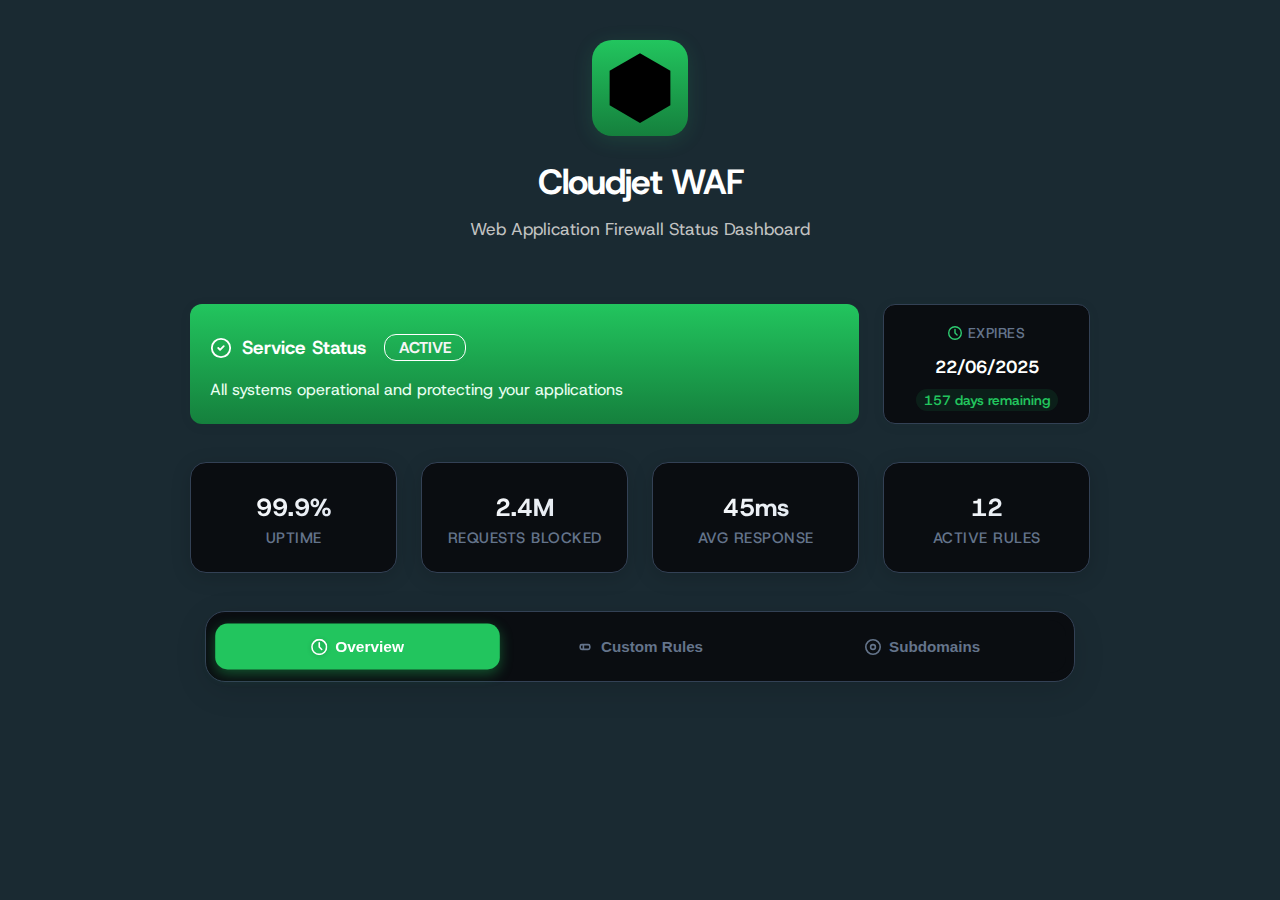
<file: index.html>
<!DOCTYPE html>
<html lang="en">
<head>
  <link rel="preconnect" href="https://fonts.googleapis.com">
<link rel="preconnect" href="https://fonts.gstatic.com" crossorigin>
<link href="https://fonts.googleapis.com/css2?family=Host+Grotesk:ital,wght@0,300;1,300&display=swap" rel="stylesheet">
  <meta charset="UTF-8">
  <title>Cloudjet WAF Status Dashboard</title>
  <meta name="viewport" content="width=device-width, initial-scale=1.0">
  <link href="https://fonts.googleapis.com/css?family=Inter:400,600,700&display=swap" rel="stylesheet">
<link rel="stylesheet" href="./public/style.css">
  <link rel="stylesheet" href="./public/media.css">
</head>
<body>
  <div class="dashboard-container">
    <div class="dashboard-header">
      <div class="icon">
        <svg class="svg-icon svg-icon-on-dark" xmlns="http://www.w3.org/2000/svg" xmlns:xlink="http://www.w3.org/1999/xlink" x="0px" y="0px" width="80px" height="80px" viewBox="0 0 64 64" style="enable-background:new 0 0 64 64;" xml:space="preserve">
          <line class="svg-icon-outline-s" x1="32" y1="1.5" x2="32" y2="8.4"></line>
          <polygon class="svg-icon-prime svg-icon-stroke" points="17,23 32,31.7 47,23 47,16.9 17,16.9"></polygon>
          <polygon class="svg-icon-prime-l svg-icon-stroke" points="32,25.2 17,16.6 32,7.9 47,16.6"></polygon>
          <line class="svg-icon-outline-s" x1="32" y1="32.7" x2="32" y2="62.5"></line>
          <polyline class="svg-icon-outline-s" points="58.5,16.9 32,32.2 5.5,16.9"></polyline>
          <polygon class="svg-icon-outline-s" points="32,63 5,47.4 5,16.6 32,1 59,16.6 59,47.4"></polygon>
      </svg>
      </div>
      <div class="dashboard-title">Cloudjet WAF</div>
      <div class="dashboard-subtitle">Web Application Firewall Status Dashboard</div>
    </div>
    <div class="status-row">
      <div class="status-card">
        <div class="status-title">
          <svg viewBox="0 0 24 24" fill="none"><circle cx="12" cy="12" r="10" stroke="#fff" stroke-width="2"/><path d="M9 12l2 2 4-4" stroke="#fff" stroke-width="2" stroke-linecap="round" stroke-linejoin="round"/></svg>
          Service Status
          <span class="status-pill">ACTIVE</span>
        </div>
        <div class="status-desc">All systems operational and protecting your applications</div>
      </div>
      <div class="expiry-card">
        <div class="expiry-title">
          <svg viewBox="0 0 20 20" fill="none"><circle cx="10" cy="10" r="9" stroke="#2ecc71" stroke-width="2"/><path d="M10 5v5l3 3" stroke="#2ecc71" stroke-width="2" stroke-linecap="round"/></svg>
          Expires
        </div>
        <div class="expiry-date">22/06/2025</div>
        <div class="expiry-remaining">157 days remaining</div>
      </div>
    </div>
    <div class="stats-row">
      <div class="stat-card">
        <div class="stat-value">99.9%</div>
        <div class="stat-label">Uptime</div>
      </div>
      <div class="stat-card">
        <div class="stat-value">2.4M</div>
        <div class="stat-label">Requests Blocked</div>
      </div>
      <div class="stat-card">
        <div class="stat-value">45ms</div>
        <div class="stat-label">Avg Response</div>
      </div>
      <div class="stat-card">
        <div class="stat-value">12</div>
        <div class="stat-label">Active Rules</div>
      </div>
    </div>
    <div class="tabs-section">
      <div class="tabs">
        <button class="tab active" onclick="switchTab(this)">
          <svg viewBox="0 0 20 20" fill="none"><circle cx="10" cy="10" r="9" stroke="#ffffff" stroke-width="2"/><path d="M10 5v5l3 3" stroke="#ffffff" stroke-width="2" stroke-linecap="round"/></svg>
          Overview
        </button>
        <button class="tab" onclick="switchTab(this)">
          <svg viewBox="0 0 20 20" fill="none"><rect x="4" y="7" width="12" height="6" rx="2" stroke="#64748b" stroke-width="2"/><path d="M8 7v6" stroke="#64748b" stroke-width="2"/></svg>
          Custom Rules
        </button>
        <button class="tab" onclick="switchTab(this)">
          <svg viewBox="0 0 20 20" fill="none"><circle cx="10" cy="10" r="9" stroke="#64748b" stroke-width="2"/><circle cx="10" cy="10" r="3" stroke="#64748b" stroke-width="2"/></svg>
          Subdomains
        </button>
      </div>
    </div>
  </div>
  <script src="./app.js"></script>
</body>
</html>
</file>
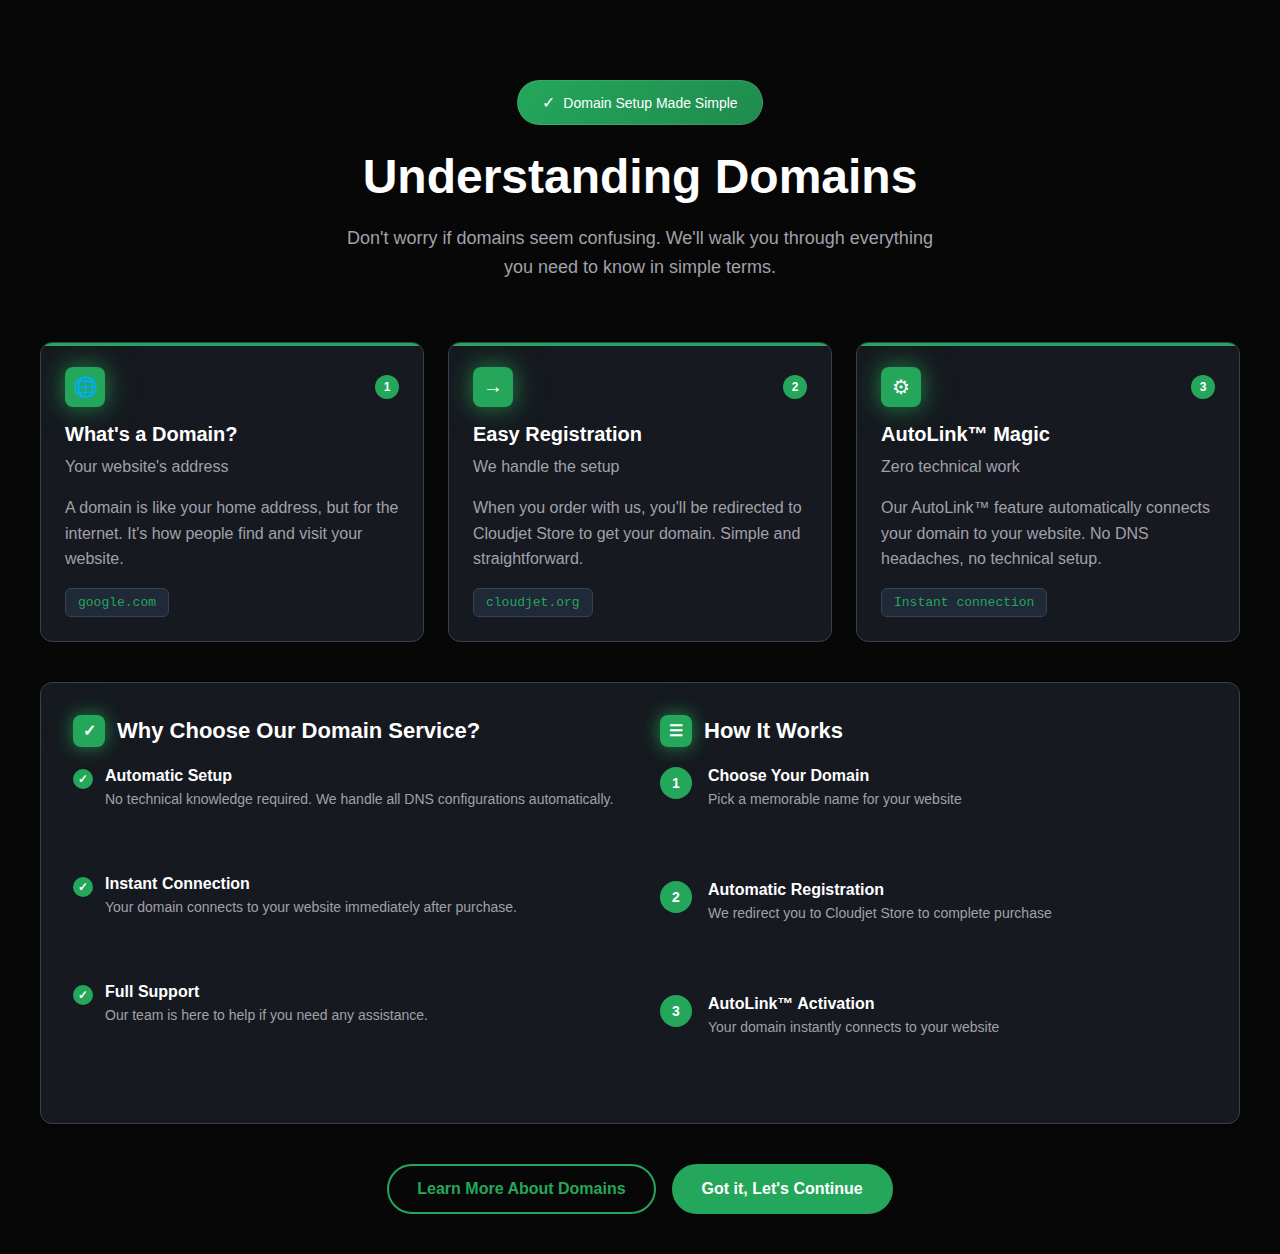
<file: CloudJett cPanal/index.html>
<!DOCTYPE html>
<html lang="en">
  <head>
    <meta charset="UTF-8" />
    <meta name="viewport" content="width=device-width, initial-scale=1.0" />
    <title>Domain Setup Made Simple</title>
    <style>
      * {
        margin: 0;
        padding: 0;
        box-sizing: border-box;
      }

      body {
        font-family: -apple-system, BlinkMacSystemFont, "Segoe UI", Roboto,
          sans-serif;
        background: #070707;
        color: #1e293b;
        min-height: 100vh;
        padding: 80px 20px 40px 20px;
      }

      .cloudjet-domain-setup-container {
        max-width: 1200px;
        margin: 0 auto;
      }

      .cloudjet-domain-setup-hero {
        text-align: center;
        margin-bottom: 60px;
      }

      .cloudjet-domain-setup-badge {
        display: inline-flex;
        align-items: center;
        gap: 8px;
        background: linear-gradient(135deg, #24a75b 0%, #1f8b4d 100%);
        color: white;
        padding: 12px 24px;
        border-radius: 25px;
        font-size: 14px;
        font-weight: 500;
        margin-bottom: 24px;
        border: 1px solid rgba(255, 255, 255, 0.1);
      }

      .cloudjet-domain-setup-badge::before {
        content: "✓";
        font-size: 16px;
        color: white;
      }

      .cloudjet-domain-setup-title {
        font-size: 48px;
        font-weight: 700;
        margin-bottom: 20px;
        color: #ffffff;
      }

      .cloudjet-domain-setup-subtitle {
        font-size: 18px;
        color: #a1a1aa;
        max-width: 600px;
        margin: 0 auto;
        line-height: 1.6;
      }

      .cloudjet-domain-setup-grid {
        display: grid;
        grid-template-columns: repeat(auto-fit, minmax(300px, 1fr));
        gap: 24px;
        margin-bottom: 40px;
        justify-items: center;
        place-items: center;
      }

      .cloudjet-domain-setup-card {
        background: #16191f;
        border: 1px solid #374151;
        border-radius: 12px;
        padding: 24px;
        transition: all 0.3s ease;
        position: relative;
        overflow: hidden;
        box-shadow: 0 1px 3px rgba(0, 0, 0, 0.3);
        width: 100%;
        max-width: 400px;
      }

      .cloudjet-domain-setup-card:hover {
        transform: translateY(-4px);
        border-color: #24a75b;
        box-shadow: 0 10px 25px rgba(0, 0, 0, 0.2);
      }

      .cloudjet-domain-setup-card::before {
        content: "";
        position: absolute;
        top: 0;
        left: 0;
        right: 0;
        height: 3px;
        background: #24a75b;
      }

      .cloudjet-domain-setup-card-header {
        display: flex;
        align-items: center;
        gap: 12px;
        margin-bottom: 16px;
      }

      .cloudjet-domain-setup-card-icon {
        width: 40px;
        height: 40px;
        border-radius: 8px;
        display: flex;
        align-items: center;
        justify-content: center;
        font-size: 20px;
        color: white;
        box-shadow: 0 0 20px rgba(36, 167, 91, 0.6),
          0 0 40px rgba(36, 167, 91, 0.3);
        background: #24a75b;
      }

      .cloudjet-domain-setup-card-number {
        background: #24a75b;
        color: white;
        width: 24px;
        height: 24px;
        border-radius: 50%;
        display: flex;
        align-items: center;
        justify-content: center;
        font-size: 12px;
        font-weight: 600;
        margin-left: auto;
      }

      .cloudjet-domain-setup-card-title {
        font-size: 20px;
        font-weight: 600;
        margin-bottom: 8px;
        color: #ffffff;
      }

      .cloudjet-domain-setup-card-description {
        color: #a1a1aa;
        line-height: 1.6;
        margin-bottom: 16px;
      }

      .cloudjet-domain-setup-card-example {
        display: inline-block;
        background: #1f2937;
        padding: 6px 12px;
        border-radius: 6px;
        font-family: "Courier New", monospace;
        font-size: 13px;
        color: #24a75b;
        border: 1px solid #374151;
      }

      .cloudjet-domain-setup-panel {
        background: #16191f;
        border: 1px solid #374151;
        border-radius: 12px;
        padding: 32px;
        box-shadow: 0 1px 3px rgba(0, 0, 0, 0.3);
        display: grid;
        grid-template-columns: 1fr 1fr;
        gap: 40px;
      }

      .cloudjet-domain-setup-panel-title {
        font-size: 22px;
        font-weight: 600;
        margin-bottom: 20px;
        display: flex;
        align-items: center;
        gap: 12px;
        color: #ffffff;
      }

      .cloudjet-domain-setup-panel-icon {
        width: 32px;
        height: 32px;
        border-radius: 8px;
        display: flex;
        align-items: center;
        justify-content: center;
        font-size: 16px;
        box-shadow: 0 0 15px rgba(36, 167, 91, 0.6),
          0 0 30px rgba(36, 167, 91, 0.3);
        background: #24a75b;
      }

      .cloudjet-domain-setup-benefits {
        list-style: none;
        margin-bottom: 20px;
      }

      .cloudjet-domain-setup-benefit {
        display: flex;
        align-items: flex-start;
        gap: 12px;
        margin-bottom: 24px;
        min-height: 84px;
      }

      .cloudjet-domain-setup-benefit::before {
        content: "✓";
        color: white;
        font-weight: bold;
        background: #24a75b;
        width: 20px;
        height: 20px;
        border-radius: 50%;
        display: flex;
        align-items: center;
        justify-content: center;
        font-size: 12px;
        flex-shrink: 0;
        margin-top: 2px;
      }

      .cloudjet-domain-setup-benefit-title {
        font-weight: 600;
        margin-bottom: 4px;
        color: #ffffff;
      }

      .cloudjet-domain-setup-benefit-description {
        color: #a1a1aa;
        font-size: 14px;
        line-height: 1.5;
      }

      .cloudjet-domain-setup-steps {
        list-style: none;
      }

      .cloudjet-domain-setup-step:not(:last-child) {
        margin-bottom: 30px;
      }

      .cloudjet-domain-setup-step {
        display: flex;
        align-items: flex-start;
        gap: 16px;
        min-height: 84px;
      }

      .cloudjet-domain-setup-step-number {
        background: #24a75b;
        color: white;
        width: 32px;
        height: 32px;
        border-radius: 50%;
        display: flex;
        align-items: center;
        justify-content: center;
        font-size: 14px;
        font-weight: 600;
        flex-shrink: 0;
      }

      .cloudjet-domain-setup-step-content {
        flex: 1;
      }

      .cloudjet-domain-setup-step-title {
        font-weight: 600;
        margin-bottom: 4px;
        color: #ffffff;
      }

      .cloudjet-domain-setup-step-description {
        color: #a1a1aa;
        font-size: 14px;
        line-height: 1.5;
      }

      .cloudjet-domain-setup-buttons {
        display: flex;
        gap: 16px;
        justify-content: center;
        margin-top: 40px;
      }

      .cloudjet-domain-setup-button {
        padding: 14px 28px;
        border-radius: 25px;
        font-weight: 600;
        text-decoration: none;
        transition: all 0.3s ease;
        cursor: pointer;
        border: 2px solid;
        font-size: 16px;
      }

      .cloudjet-domain-setup-button-primary {
        background: #24a75b;
        color: white;
        border-color: #24a75b;
      }

      .cloudjet-domain-setup-button-primary:hover {
        background: #1f8b4d;
        border-color: #1f8b4d;
        transform: translateY(-2px);
        box-shadow: 0 10px 20px rgba(36, 167, 91, 0.3);
      }

      .cloudjet-domain-setup-button-secondary {
        background: transparent;
        color: #24a75b;
        border-color: #24a75b;
      }

      .cloudjet-domain-setup-button-secondary:hover {
        background: rgba(36, 167, 91, 0.1);
        transform: translateY(-2px);
        box-shadow: 0 4px 12px rgba(36, 167, 91, 0.2);
      }

      @media (max-width: 768px) {
        .cloudjet-domain-setup-title {
          font-size: 36px;
        }

        .cloudjet-domain-setup-grid {
          display: flex;
          flex-direction: column;
          align-items: center;
        }

        .cloudjet-domain-setup-card {
          width: 100%;
          max-width: 400px;
        }

        .cloudjet-domain-setup-panel {
          grid-template-columns: 1fr;
          gap: 32px;
        }

        .cloudjet-domain-setup-buttons {
          flex-direction: column;
          align-items: center;
        }

        .cloudjet-domain-setup-button {
          width: 100%;
          max-width: 300px;
        }
      }

      @media (min-width: 769px) and (max-width: 1100px) {
        .cloudjet-domain-setup-grid {
          display: flex;
          flex-wrap: wrap;
          justify-content: center;
          gap: 24px;
        }

        .cloudjet-domain-setup-card {
          flex: 0 0 calc(50% - 12px);
          max-width: 400px;
        }

        .cloudjet-domain-setup-card:nth-child(3) {
          flex: 0 0 100%;
          max-width: 400px;
          margin: 0 auto;
        }
      }
    </style>
  </head>
  <body>
    <div class="cloudjet-domain-setup-container">
      <div class="cloudjet-domain-setup-hero">
        <div class="cloudjet-domain-setup-badge">Domain Setup Made Simple</div>
        <h1 class="cloudjet-domain-setup-title">Understanding Domains</h1>
        <p class="cloudjet-domain-setup-subtitle">
          Don't worry if domains seem confusing. We'll walk you through
          everything you need to know in simple terms.
        </p>
      </div>

      <div class="cloudjet-domain-setup-grid">
        <div class="cloudjet-domain-setup-card">
          <div class="cloudjet-domain-setup-card-header">
            <div class="cloudjet-domain-setup-card-icon">🌐</div>
            <div class="cloudjet-domain-setup-card-number">1</div>
          </div>
          <h3 class="cloudjet-domain-setup-card-title">What's a Domain?</h3>
          <p class="cloudjet-domain-setup-card-description">
            Your website's address
          </p>
          <p class="cloudjet-domain-setup-card-description">
            A domain is like your home address, but for the internet. It's how
            people find and visit your website.
          </p>
          <div class="cloudjet-domain-setup-card-example">google.com</div>
        </div>

        <div class="cloudjet-domain-setup-card">
          <div class="cloudjet-domain-setup-card-header">
            <div class="cloudjet-domain-setup-card-icon">→</div>
            <div class="cloudjet-domain-setup-card-number">2</div>
          </div>
          <h3 class="cloudjet-domain-setup-card-title">Easy Registration</h3>
          <p class="cloudjet-domain-setup-card-description">
            We handle the setup
          </p>
          <p class="cloudjet-domain-setup-card-description">
            When you order with us, you'll be redirected to Cloudjet Store to
            get your domain. Simple and straightforward.
          </p>
          <div class="cloudjet-domain-setup-card-example">cloudjet.org</div>
        </div>

        <div class="cloudjet-domain-setup-card">
          <div class="cloudjet-domain-setup-card-header">
            <div class="cloudjet-domain-setup-card-icon">⚙</div>
            <div class="cloudjet-domain-setup-card-number">3</div>
          </div>
          <h3 class="cloudjet-domain-setup-card-title">AutoLink™ Magic</h3>
          <p class="cloudjet-domain-setup-card-description">
            Zero technical work
          </p>
          <p class="cloudjet-domain-setup-card-description">
            Our AutoLink™ feature automatically connects your domain to your
            website. No DNS headaches, no technical setup.
          </p>
          <div class="cloudjet-domain-setup-card-example">
            Instant connection
          </div>
        </div>
      </div>

      <div class="cloudjet-domain-setup-panel">
        <div class="benefits-section">
          <h3 class="cloudjet-domain-setup-panel-title">
            <div class="cloudjet-domain-setup-panel-icon">✓</div>
            Why Choose Our Domain Service?
          </h3>
          <ul class="cloudjet-domain-setup-benefits">
            <li class="cloudjet-domain-setup-benefit">
              <div class="benefit-content">
                <div class="cloudjet-domain-setup-benefit-title">
                  Automatic Setup
                </div>
                <div class="cloudjet-domain-setup-benefit-description">
                  No technical knowledge required. We handle all DNS
                  configurations automatically.
                </div>
              </div>
            </li>
            <li class="cloudjet-domain-setup-benefit">
              <div class="benefit-content">
                <div class="cloudjet-domain-setup-benefit-title">
                  Instant Connection
                </div>
                <div class="cloudjet-domain-setup-benefit-description">
                  Your domain connects to your website immediately after
                  purchase.
                </div>
              </div>
            </li>
            <li class="cloudjet-domain-setup-benefit">
              <div class="benefit-content">
                <div class="cloudjet-domain-setup-benefit-title">
                  Full Support
                </div>
                <div class="cloudjet-domain-setup-benefit-description">
                  Our team is here to help if you need any assistance.
                </div>
              </div>
            </li>
          </ul>
        </div>

        <div class="steps-section">
          <h3 class="cloudjet-domain-setup-panel-title">
            <div class="cloudjet-domain-setup-panel-icon">☰</div>
            How It Works
          </h3>
          <ul class="cloudjet-domain-setup-steps">
            <li class="cloudjet-domain-setup-step">
              <div class="cloudjet-domain-setup-step-number">1</div>
              <div class="cloudjet-domain-setup-step-content">
                <div class="cloudjet-domain-setup-step-title">
                  Choose Your Domain
                </div>
                <div class="cloudjet-domain-setup-step-description">
                  Pick a memorable name for your website
                </div>
              </div>
            </li>
            <li class="cloudjet-domain-setup-step">
              <div class="cloudjet-domain-setup-step-number">2</div>
              <div class="cloudjet-domain-setup-step-content">
                <div class="cloudjet-domain-setup-step-title">
                  Automatic Registration
                </div>
                <div class="cloudjet-domain-setup-step-description">
                  We redirect you to Cloudjet Store to complete purchase
                </div>
              </div>
            </li>
            <li class="cloudjet-domain-setup-step">
              <div class="cloudjet-domain-setup-step-number">3</div>
              <div class="cloudjet-domain-setup-step-content">
                <div class="cloudjet-domain-setup-step-title">
                  AutoLink™ Activation
                </div>
                <div class="cloudjet-domain-setup-step-description">
                  Your domain instantly connects to your website
                </div>
              </div>
            </li>
          </ul>
        </div>
      </div>

      <div class="cloudjet-domain-setup-buttons">
        <button
          class="cloudjet-domain-setup-button cloudjet-domain-setup-button-secondary"
        >
          Learn More About Domains
        </button>
        <button
          class="cloudjet-domain-setup-button cloudjet-domain-setup-button-primary"
        >
          Got it, Let's Continue
        </button>
      </div>
    </div>
  </body>
</html>
</file>
<file: public/style.css>
body {
  background-color: #1a2a32;
  font-family: 'Host Grotesk', sans-serif;
  margin: 0;
  min-height: 100vh;
  padding: 0;
}
.dashboard-container {
  max-width: 900px;
  margin: 0 auto;
  padding: 40px 16px 32px 16px;
  display: flex;
  flex-direction: column;
  align-items: center;
  gap: 32px;
}
.dashboard-header {
  display: flex;
  flex-direction: column;
  align-items: center;
  gap: 10px;
  margin-bottom: 8px;
}
.dashboard-header .icon {
  width: 72px;
  height: 72px;
  margin-bottom: 12px;
  display: flex;
  align-items: center;
  justify-content: center;
  background: linear-gradient(180deg, #22c55e 0%, #15803d 100%);
  border-radius: 20px;
  box-shadow: 0 4px 20px 0 rgba(46,204,113,0.15);
  padding: 12px;
}
.dashboard-title {
  font-size: 2.2rem;
  font-weight: 700;
  color: #ffffff;
  letter-spacing: -1px;
  margin-bottom: 2px;
  text-align: center;
}
.dashboard-subtitle {
  font-size: 1.08rem;
  color: #c2c3c2;
  font-weight: 400;
  text-align: center;
}
.status-row {
  display: grid;
  grid-template-columns: repeat(4, 1fr);
  grid-column-gap: 24px;
  align-items: stretch;
  width: 100%;
  max-width: 900px;
  margin-top: 24px;
  margin-bottom: 0;
}
.status-card, .expiry-card {
  background: #fff;
  border-radius: 12px;
  box-shadow: 0 2px 12px 0 rgba(30,60,47,0.07);
  padding: 24px 20px 18px 20px;
  display: flex;
  flex-direction: column;
  justify-content: center;
  align-items: flex-start;
  min-width: 0;
  min-height: 120px;
  height: 120px;
  transition: all 0.3s ease;
  cursor: pointer;
  max-width: 100%;
  box-sizing: border-box;
}
.status-card {
  background: linear-gradient(180deg, #22c55e 0%, #15803d 100%);
  color: #fff;
  position: relative;
  overflow: hidden;
  grid-column: 1 / 4;
}
.status-card:hover {
  transform: translateY(-4px) scale(1.02);
  box-shadow: 0 8px 25px rgba(34, 197, 94, 0.25);
}
.status-card:hover .status-pill {
  animation: pulse 1s infinite, glow 0.3s ease forwards;
}
@keyframes glow {
  to { box-shadow: 0 0 0 2px rgba(255, 255, 255, 0.3); }
}
.status-card .status-title {
  font-size: 1.18rem;
  font-weight: 700;
  display: flex;
  align-items: center;
  gap: 10px;
  margin-bottom: 10px;
}
.status-card .status-title svg {
  width: 22px;
  height: 22px;
  vertical-align: middle;
}
.status-card .status-pill {
  background: transparent;
  color: #f5f5f5;
  font-weight: 700;
  font-size: 0.98rem;
  border-radius: 12px;
  padding: 2px 14px;
  margin-left: 8px;
  display: inline-block;
  vertical-align: middle;
  box-shadow: 0 1px 4px 0 rgba(46,204,113,0.10);
  animation: pulse 1.5s infinite;
  border: 1px solid white;
}
@keyframes pulse {
  0%, 100% { box-shadow: 0 0 0 0 rgba(255, 255, 255, 0.18);}
  50% { box-shadow: 0 0 0 8px rgba(255, 255, 255, 0.1);}
}
.status-card .status-desc {
  font-size: 1rem;
  margin-top: 8px;
  color: #eafff3;
  font-weight: 400;
}
.expiry-card {
  background: #0a0d11;
  color: #1a2a32;
  align-items: center;
  justify-content: center;
  min-width: 120px;
  max-width: 100%;
  min-height: 120px;
  height: 120px;
  grid-column: 4 / 5;
  border: 1px solid #334155;
  position: relative;
  overflow: hidden;
  transition: all 0.3s ease;
  cursor: pointer;
  box-sizing: border-box;
}
.expiry-card:hover {
  transform: translateY(-4px) scale(1.02);
  box-shadow: 0 8px 25px rgba(34, 197, 94, 0.15);
  border-color: #22c55e;
}
.expiry-card::before {
  display: none;
}
.expiry-card .expiry-title {
  font-size: 0.9rem;
  font-weight: 500;
  color: #64748b;
  display: flex;
  align-items: center;
  gap: 6px;
  margin-bottom: 12px;
  text-transform: uppercase;
  letter-spacing: 0.5px;
}
.expiry-card .expiry-title svg {
  width: 14px;
  height: 14px;
  vertical-align: middle;
}
.expiry-card .expiry-date {
  font-size: 1.1rem;
  font-weight: 700;
  color: #ffffff;
  margin-bottom: 10px;
  text-align: center;
}
.expiry-card .expiry-remaining {
  font-size: 0.85rem;
  color: #22c55e;
  font-weight: 600;
  text-align: center;
  background: rgba(34, 197, 94, 0.1);
  padding: 2px 8px;
  border-radius: 12px;
  display: inline-block;
  transition: all 0.3s ease;
}
.expiry-card:hover .expiry-remaining {
  background: rgba(34, 197, 94, 0.2);
  color: #16a34a;
}
.stats-row {
  display: grid;
  grid-template-columns: repeat(4, 1fr);
  grid-column-gap: 24px;
  width: 100%;
  margin: 6px 0 0 0;
}
.stat-card {
  background: #0a0d11;
  border-radius: 16px;
  box-shadow: 0 4px 20px 0 rgba(0,0,0,0.15);
  padding: 28px 20px 24px 20px;
  display: flex;
  flex-direction: column;
  align-items: center;
  justify-content: center;
  text-align: center;
  min-width: 0;
  transition: all 0.3s ease;
  cursor: pointer;
  border: 1px solid #334155;
  position: relative;
  overflow: hidden;
}
.stat-card:hover {
  transform: translateY(-6px) scale(1.03);
  box-shadow: 0 12px 35px rgba(34, 197, 94, 0.2);
  border-color: #22c55e;
}
.stat-card:hover .stat-value {
  color: #22c55e;
  text-shadow: 0 0 10px rgba(34, 197, 94, 0.3);
}
.stat-card:hover .stat-label {
  color: #94a3b8;
}
.stat-value {
  font-size: 1.55rem;
  font-weight: 800;
  color: #f8fafc;
  margin-bottom: 4px;
  transition: all 0.3s ease;
  background: linear-gradient(135deg, #f8fafc 0%, #e2e8f0 100%);
  background-clip: text;
  -webkit-background-clip: text;
  -webkit-text-fill-color: transparent;
  text-align: center;
}
.stat-label {
  font-size: 0.95rem;
  color: #64748b;
  font-weight: 500;
  transition: all 0.3s ease;
  text-transform: uppercase;
  letter-spacing: 0.5px;
  text-align: center;
}
.tabs-section {
  background: #0a0d11;
  border-radius: 20px;
  box-shadow: 0 8px 32px rgba(0, 0, 0, 0.12);
  width: calc(100% - 48px);
  max-width: 852px;
  margin: 6px auto 0 auto;
  display: flex;
  flex-direction: column;
  padding: 8px;
  border: 1px solid #334155;
  transition: all 0.3s ease;
}
.tabs-section:hover {
  box-shadow: 0 12px 40px rgba(34, 197, 94, 0.08);
  transform: translateY(-2px);
  border-color: #22c55e;
}
.tabs {
  display: flex;
  background: #0a0d11;
  border-radius: 16px;
  padding: 4px;
  gap: 4px;
  position: relative;
}
.tab {
  flex: 1;
  text-align: center;
  padding: 14px 20px;
  font-size: 0.95rem;
  font-weight: 600;
  color: #64748b;
  background: transparent;
  border: none;
  outline: none;
  cursor: pointer;
  border-radius: 12px;
  transition: all 0.3s cubic-bezier(0.4, 0, 0.2, 1);
  position: relative;
  display: flex;
  align-items: center;
  justify-content: center;
  gap: 8px;
  z-index: 1;
}
.tab.active {
  background: #22c55e;
  color: #ffffff;
  box-shadow: 0 4px 12px rgba(34, 197, 94, 0.4), 0 2px 4px rgba(0, 0, 0, 0.1);
  transform: scale(1.02);
}
.tab svg {
  width: 16px;
  height: 16px;
  transition: all 0.3s ease;
}
.tab.active svg {
  stroke: #ffffff;
  filter: drop-shadow(0 1px 2px rgba(0, 0, 0, 0.2));
}
.tab:not(.active):hover {
  background: #0f172a;
  color: #22c55e;
  box-shadow: 0 2px 8px rgba(0, 0, 0, 0.15);
  transform: translateY(-1px);
}
.tab:not(.active):hover svg {
  stroke: #22c55e;
}
.tab-content {
  padding: 24px 24px 8px 24px;
  color: #e2e8f0;
}
</file>
<file: public/media.css>
@media (max-width: 1024px) {
  .dashboard-container {
    max-width: 100vw;
    padding: 32px 3vw 24px 3vw;
    gap: 28px;
  }
  .dashboard-title {
    font-size: 2rem;
  }
  .dashboard-subtitle {
    font-size: 1.02rem;
  }
}

@media (max-width: 768px) {
  .dashboard-container {
    padding: 24px 4vw 20px 4vw;
    gap: 24px;
  }
  .status-row {
    display: flex;
    flex-direction: column-reverse;
    gap: 16px;
  }
  .status-card {
    grid-column: unset;
    width: 100%;
    order: 2;
    padding: 20px 16px 16px 16px;
    max-width: calc(100vw - 8vw);
  }
  .expiry-card {
    grid-column: unset;
    width: 100%;
    order: 1;
    min-width: unset;
    padding: 20px 16px 16px 16px;
    max-width: calc(100vw - 8vw);
  }
  .stats-row {
    display: grid;
    grid-template-columns: repeat(2, 1fr);
    gap: 12px;
    width: 100%;
    max-width: 100%;
  }
  .stat-card {
    padding: 20px 8px 16px 8px;
    max-width: 100%;
    min-width: 0;
    width: 100%;
    box-sizing: border-box;
  }
  .stat-value {
    font-size: 1.4rem;
  }
  .stat-label {
    font-size: 0.9rem;
  }
  .dashboard-title {
    font-size: 1.8rem;
  }
  .dashboard-subtitle {
    font-size: 1rem;
  }
  .tabs {
    flex-direction: column;
    gap: 8px;
    padding: 8px;
  }
  .tab {
    padding: 16px 20px;
    width: 100%;
    font-size: 0.95rem;
  }
}

@media (max-width: 640px) {
  .dashboard-container {
    padding: 20px 5vw 16px 5vw;
    gap: 20px;
  }
  .stats-row {
    grid-template-columns: repeat(2, 1fr);
    gap: 8px;
    width: 100%;
    max-width: 100%;
  }
  .stat-card {
    padding: 16px 6px 12px 6px;
    max-width: 100%;
    min-width: 0;
    width: 100%;
    box-sizing: border-box;
  }
  .stat-value {
    font-size: 1.3rem;
  }
  .stat-label {
    font-size: 0.85rem;
  }
  .status-card, .expiry-card {
    padding: 18px 14px 14px 14px;
    max-width: calc(100vw - 10vw);
  }
  .dashboard-title {
    font-size: 1.6rem;
  }
  .dashboard-subtitle {
    font-size: 0.95rem;
  }
  .tabs {
    padding: 6px;
    gap: 6px;
  }
  .tab {
    padding: 14px 18px;
    font-size: 0.9rem;
  }
}

@media (max-width: 480px) {
  .dashboard-container {
    padding: 18px 4vw 14px 4vw;
    gap: 18px;
  }
  .stats-row {
    grid-template-columns: 1fr;
    gap: 10px;
    width: 100%;
    max-width: 100%;
  }
  .stat-card {
    padding: 14px 8px 10px 8px;
    width: 100%;
    max-width: calc(100vw - 8vw);
    min-width: 0;
    box-sizing: border-box;
  }
  .stat-value {
    font-size: 1.25rem;
  }
  .stat-label {
    font-size: 0.8rem;
  }
  .status-card, .expiry-card {
    padding: 16px 12px 12px 12px;
    max-width: calc(100vw - 8vw);
  }
  .dashboard-title {
    font-size: 1.5rem;
  }
  .dashboard-subtitle {
    font-size: 0.9rem;
  }
  .tabs {
    padding: 5px;
    gap: 5px;
  }
  .tab {
    padding: 12px 16px;
    font-size: 0.85rem;
  }
  .tab svg {
    width: 14px;
    height: 14px;
  }
}

@media (max-width: 360px) {
  .dashboard-container {
    padding: 16px 3vw 12px 3vw;
    gap: 16px;
  }
  .status-card, .expiry-card {
    padding: 14px 10px 10px 10px;
    max-width: calc(100vw - 6vw);
  }
  .stat-card {
    padding: 16px 12px 12px 12px;
  }
  .dashboard-title {
    font-size: 1.4rem;
  }
  .dashboard-subtitle {
    font-size: 0.85rem;
  }
  .tabs {
    padding: 4px;
    gap: 4px;
  }
  .tab {
    padding: 10px 14px;
    font-size: 0.8rem;
  }
}
</file>
